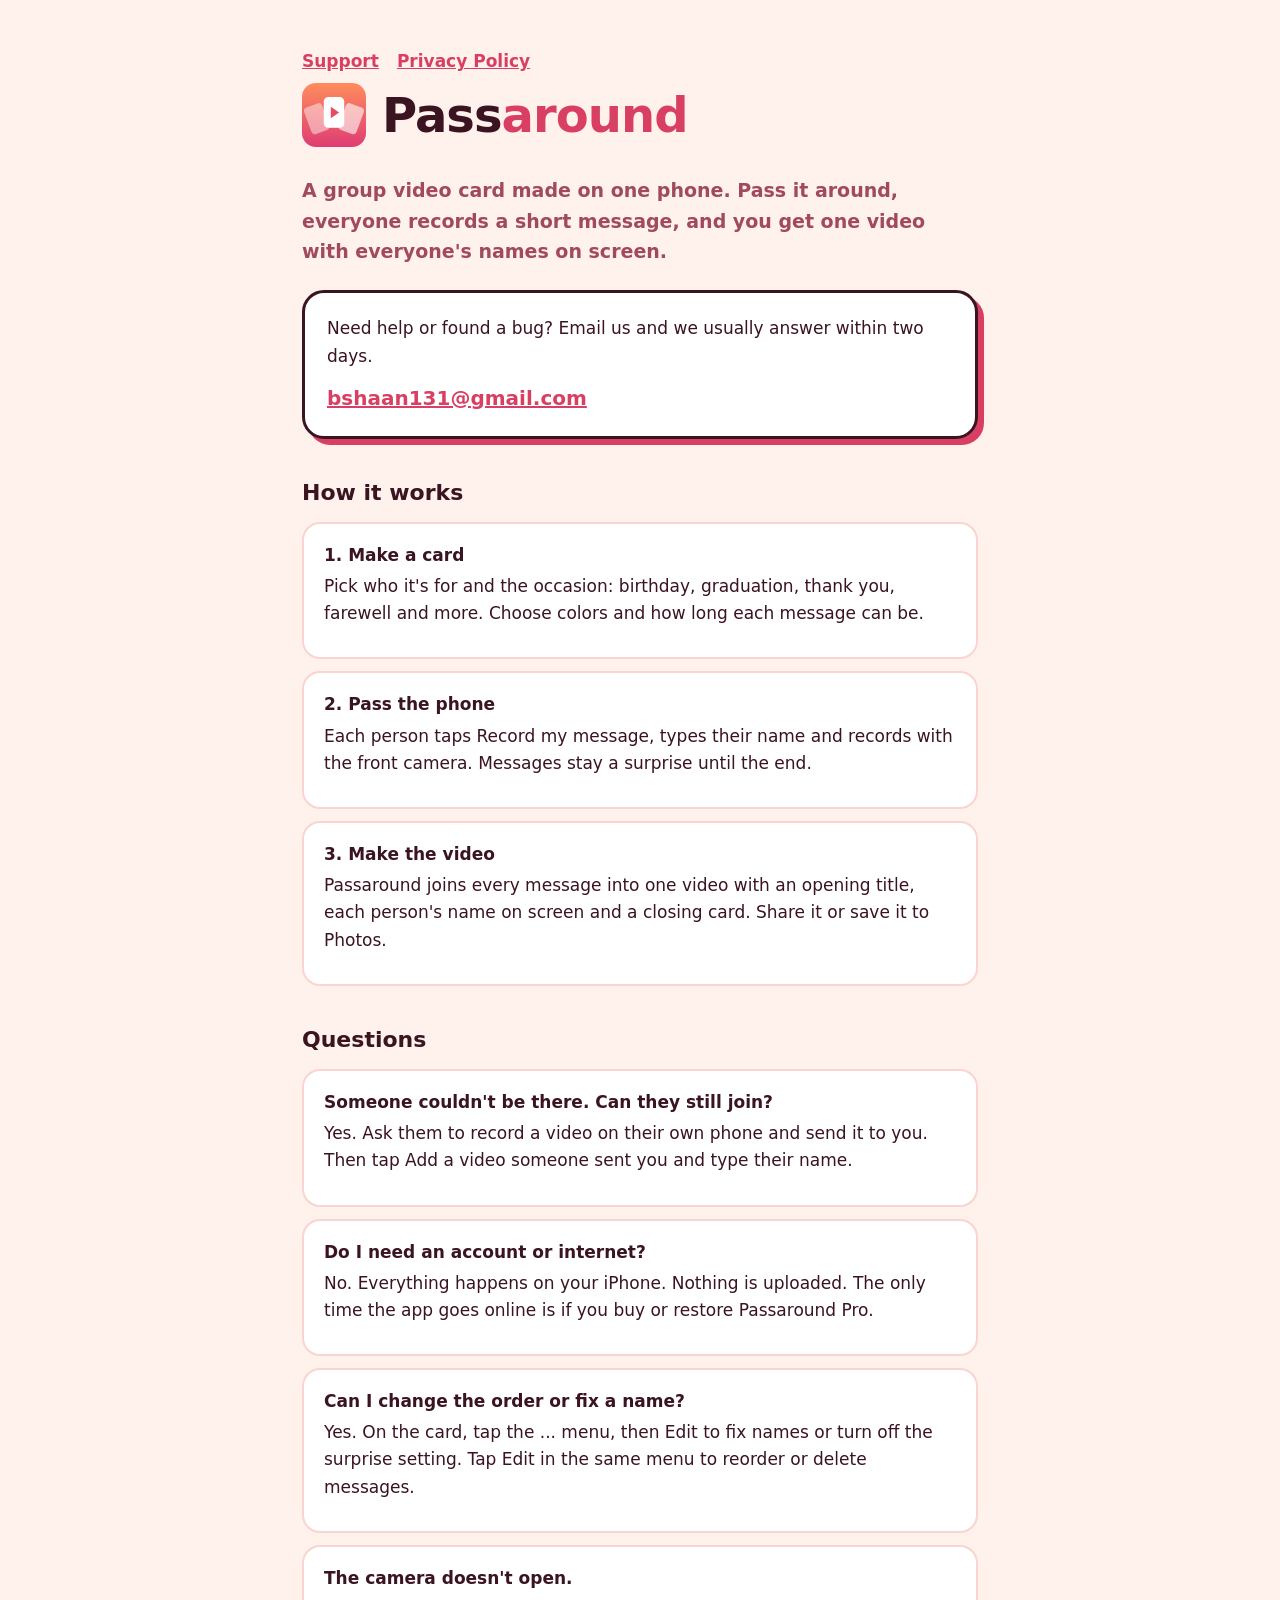
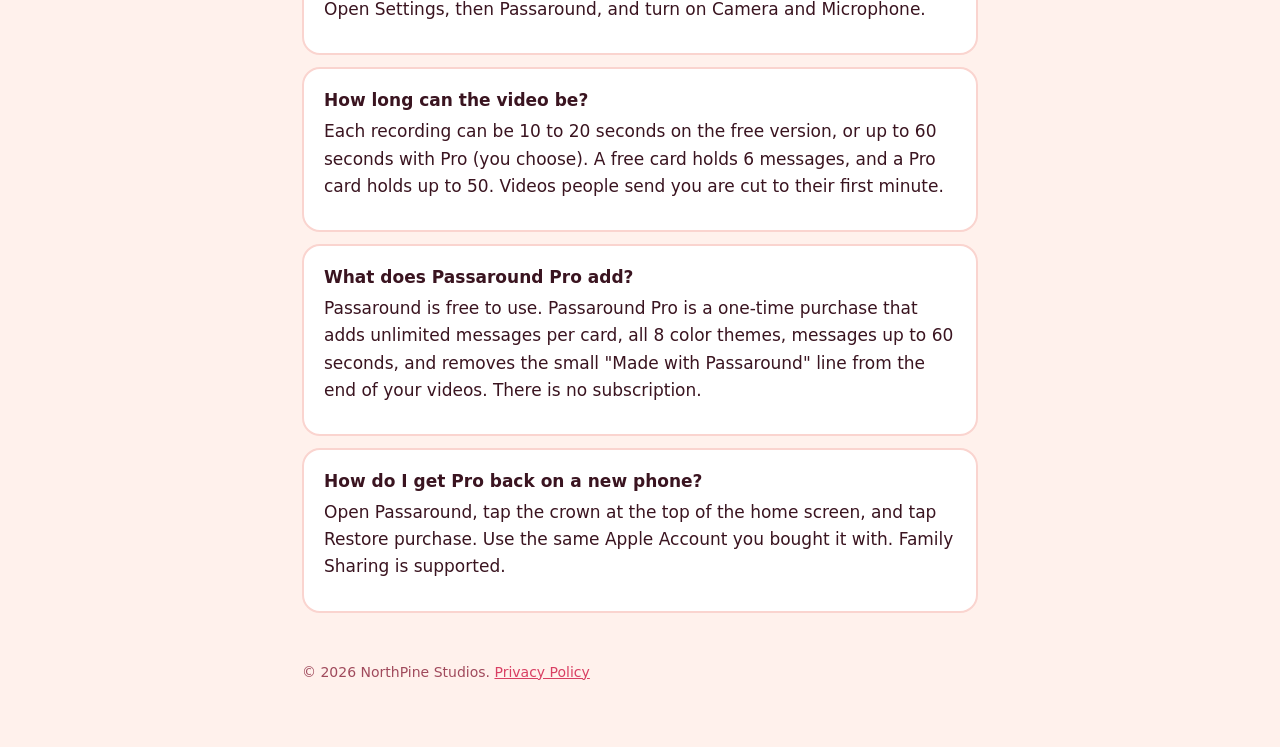
<file: index.html>
<!doctype html>
<html lang="en"><head><meta charset="utf-8"><meta name="viewport" content="width=device-width, initial-scale=1"><link rel="stylesheet" href="style.css"><title>Passaround Support</title><meta name="description" content="Help and support for Passaround, the group video card app."></head>
<body><div class="wrap">
<nav><a href="index.html">Support</a><a href="privacy.html">Privacy Policy</a></nav>
<header><svg viewBox="0 0 100 100" aria-hidden="true"><defs><linearGradient id="g" x1="0" y1="0" x2="0" y2="1"><stop offset="0" stop-color="#FF8C5C"/><stop offset="1" stop-color="#DE3D73"/></linearGradient></defs><rect width="100" height="100" rx="22" fill="url(#g)"/><rect x="18" y="26" width="30" height="44" rx="6" fill="#fff" opacity=".45" transform="rotate(-20 50 80)"/><rect x="52" y="26" width="30" height="44" rx="6" fill="#fff" opacity=".6" transform="rotate(20 50 80)"/><rect x="34" y="22" width="32" height="48" rx="7" fill="#fff"/><path d="M45 37 L45 55 L58 46 Z" fill="#E84C62"/></svg><h1>Pass<span>around</span></h1></header>
<p class="lede">A group video card made on one phone. Pass it around, everyone records a short message, and you get one video with everyone's names on screen.</p>
<div class="contact"><p>Need help or found a bug? Email us and we usually answer within two days.</p><a href="mailto:bshaan131@gmail.com">bshaan131@gmail.com</a></div>
<h2>How it works</h2>
<div class="card"><h3>1. Make a card</h3><p>Pick who it's for and the occasion: birthday, graduation, thank you, farewell and more. Choose colors and how long each message can be.</p></div>
<div class="card"><h3>2. Pass the phone</h3><p>Each person taps Record my message, types their name and records with the front camera. Messages stay a surprise until the end.</p></div>
<div class="card"><h3>3. Make the video</h3><p>Passaround joins every message into one video with an opening title, each person's name on screen and a closing card. Share it or save it to Photos.</p></div>
<h2>Questions</h2>
<div class="card"><h3>Someone couldn't be there. Can they still join?</h3><p>Yes. Ask them to record a video on their own phone and send it to you. Then tap Add a video someone sent you and type their name.</p></div>
<div class="card"><h3>Do I need an account or internet?</h3><p>No. Everything happens on your iPhone. Nothing is uploaded. The only time the app goes online is if you buy or restore Passaround Pro.</p></div>
<div class="card"><h3>Can I change the order or fix a name?</h3><p>Yes. On the card, tap the ... menu, then Edit to fix names or turn off the surprise setting. Tap Edit in the same menu to reorder or delete messages.</p></div>
<div class="card"><h3>The camera doesn't open.</h3><p>Open Settings, then Passaround, and turn on Camera and Microphone.</p></div>
<div class="card"><h3>How long can the video be?</h3><p>Each recording can be 10 to 20 seconds on the free version, or up to 60 seconds with Pro (you choose). A free card holds 6 messages, and a Pro card holds up to 50. Videos people send you are cut to their first minute.</p></div>
<div class="card"><h3>What does Passaround Pro add?</h3><p>Passaround is free to use. Passaround Pro is a one-time purchase that adds unlimited messages per card, all 8 color themes, messages up to 60 seconds, and removes the small "Made with Passaround" line from the end of your videos. There is no subscription.</p></div>
<div class="card"><h3>How do I get Pro back on a new phone?</h3><p>Open Passaround, tap the crown at the top of the home screen, and tap Restore purchase. Use the same Apple Account you bought it with. Family Sharing is supported.</p></div>
<footer>&copy; 2026 NorthPine Studios. <a href="privacy.html">Privacy Policy</a></footer>
</div></body></html>
</file>
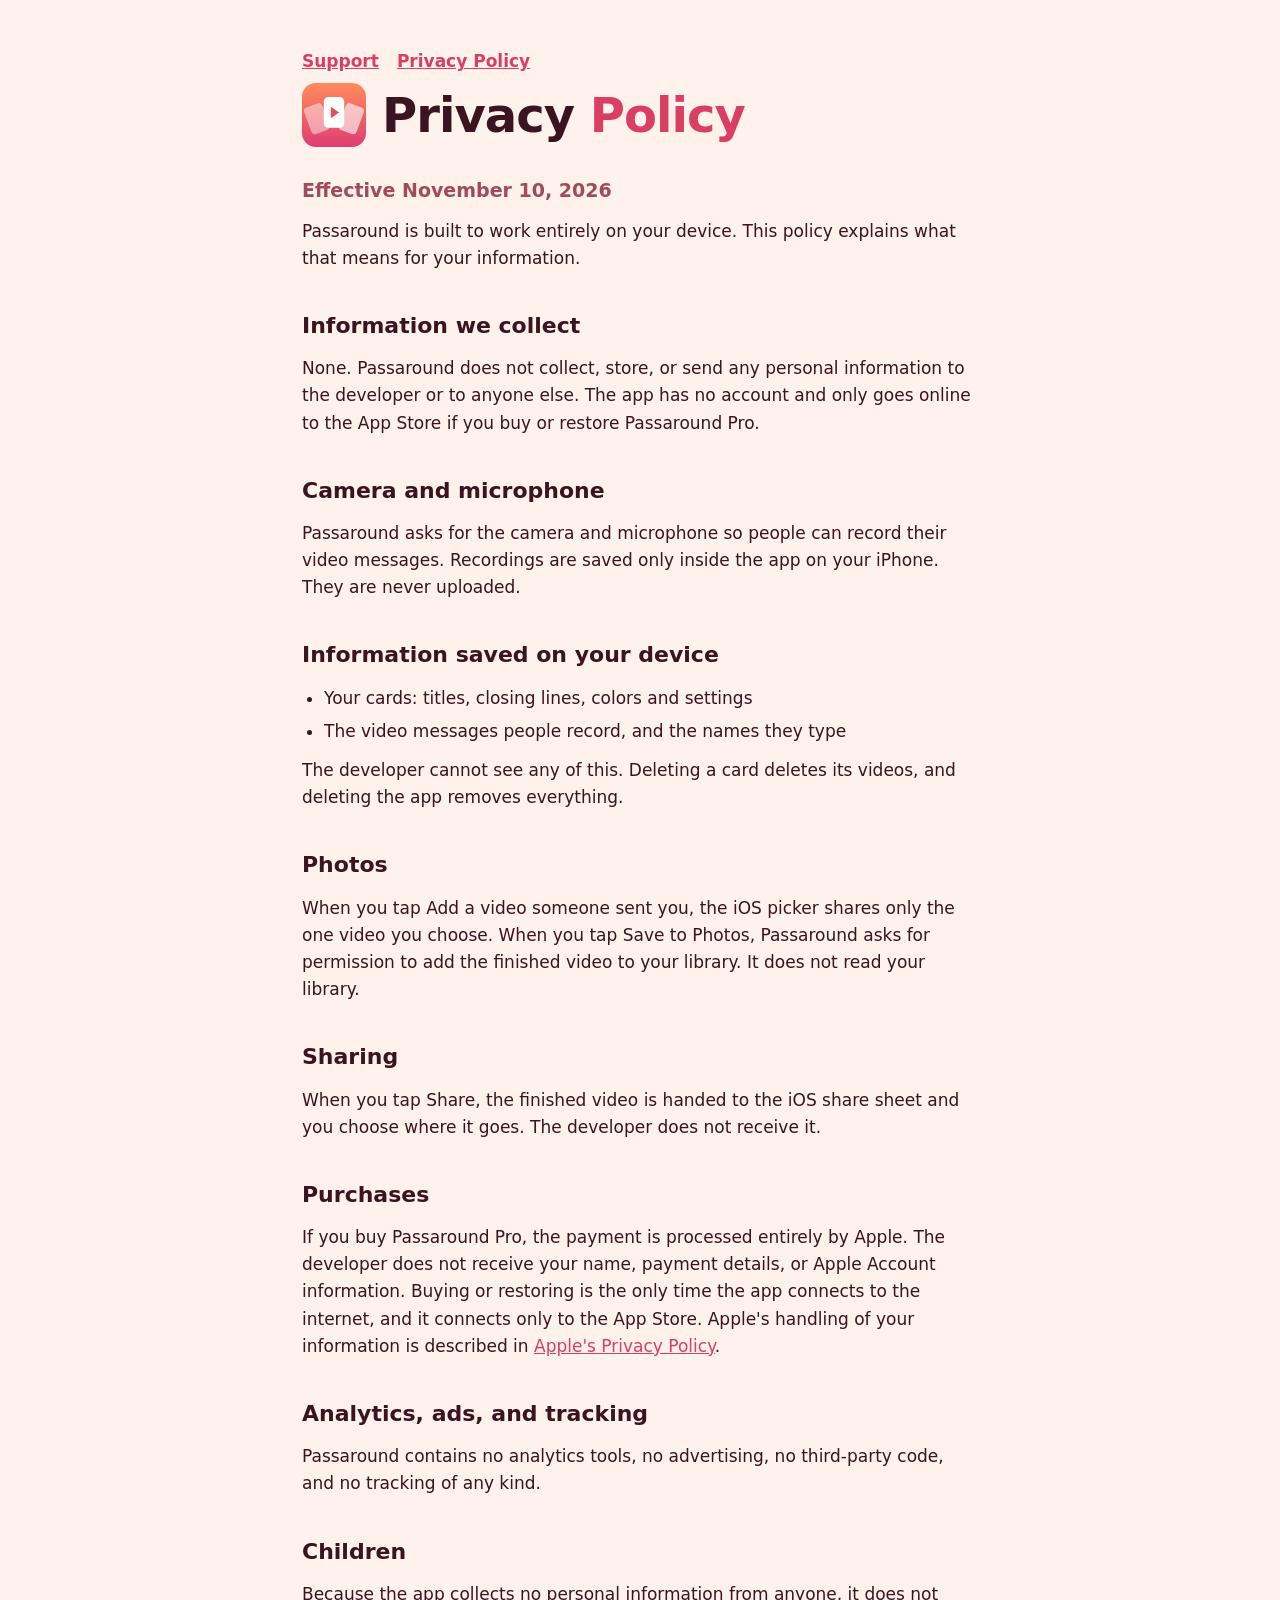
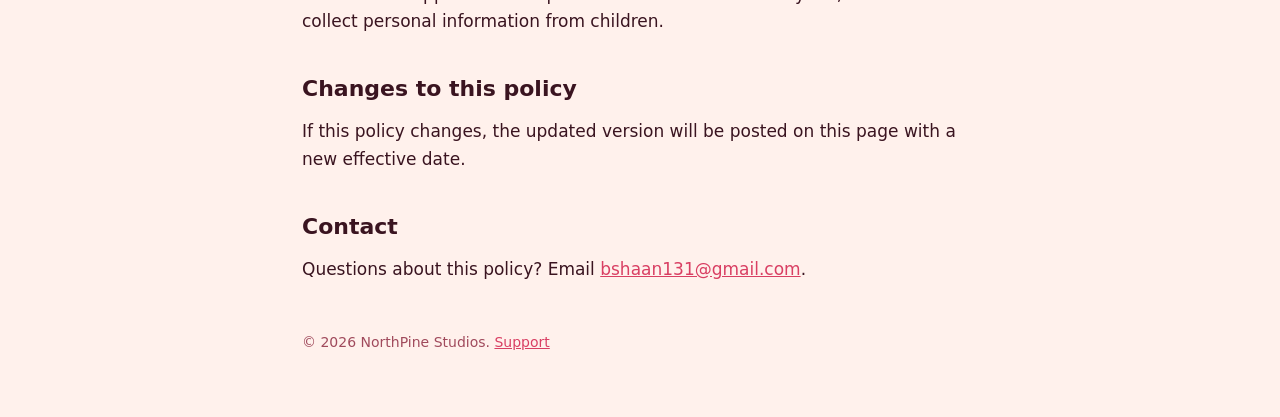
<file: privacy.html>
<!doctype html>
<html lang="en"><head><meta charset="utf-8"><meta name="viewport" content="width=device-width, initial-scale=1"><link rel="stylesheet" href="style.css"><title>Passaround Privacy Policy</title><meta name="description" content="Privacy policy for Passaround."></head>
<body><div class="wrap">
<nav><a href="index.html">Support</a><a href="privacy.html">Privacy Policy</a></nav>
<header><svg viewBox="0 0 100 100" aria-hidden="true"><defs><linearGradient id="g" x1="0" y1="0" x2="0" y2="1"><stop offset="0" stop-color="#FF8C5C"/><stop offset="1" stop-color="#DE3D73"/></linearGradient></defs><rect width="100" height="100" rx="22" fill="url(#g)"/><rect x="18" y="26" width="30" height="44" rx="6" fill="#fff" opacity=".45" transform="rotate(-20 50 80)"/><rect x="52" y="26" width="30" height="44" rx="6" fill="#fff" opacity=".6" transform="rotate(20 50 80)"/><rect x="34" y="22" width="32" height="48" rx="7" fill="#fff"/><path d="M45 37 L45 55 L58 46 Z" fill="#E84C62"/></svg><h1>Privacy <span>Policy</span></h1></header>
<p class="lede">Effective November 10, 2026</p>
<p>Passaround is built to work entirely on your device. This policy explains what that means for your information.</p>
<h2>Information we collect</h2>
<p>None. Passaround does not collect, store, or send any personal information to the developer or to anyone else. The app has no account and only goes online to the App Store if you buy or restore Passaround Pro.</p>
<h2>Camera and microphone</h2>
<p>Passaround asks for the camera and microphone so people can record their video messages. Recordings are saved only inside the app on your iPhone. They are never uploaded.</p>
<h2>Information saved on your device</h2>
<ul>
<li>Your cards: titles, closing lines, colors and settings</li>
<li>The video messages people record, and the names they type</li>
</ul>
<p>The developer cannot see any of this. Deleting a card deletes its videos, and deleting the app removes everything.</p>
<h2>Photos</h2>
<p>When you tap Add a video someone sent you, the iOS picker shares only the one video you choose. When you tap Save to Photos, Passaround asks for permission to add the finished video to your library. It does not read your library.</p>
<h2>Sharing</h2>
<p>When you tap Share, the finished video is handed to the iOS share sheet and you choose where it goes. The developer does not receive it.</p>
<h2>Purchases</h2>
<p>If you buy Passaround Pro, the payment is processed entirely by Apple. The developer does not receive your name, payment details, or Apple Account information. Buying or restoring is the only time the app connects to the internet, and it connects only to the App Store. Apple's handling of your information is described in <a href="https://www.apple.com/legal/privacy/">Apple's Privacy Policy</a>.</p>
<h2>Analytics, ads, and tracking</h2>
<p>Passaround contains no analytics tools, no advertising, no third-party code, and no tracking of any kind.</p>
<h2>Children</h2>
<p>Because the app collects no personal information from anyone, it does not collect personal information from children.</p>
<h2>Changes to this policy</h2>
<p>If this policy changes, the updated version will be posted on this page with a new effective date.</p>
<h2>Contact</h2>
<p>Questions about this policy? Email <a href="mailto:bshaan131@gmail.com">bshaan131@gmail.com</a>.</p>
<footer>&copy; 2026 NorthPine Studios. <a href="index.html">Support</a></footer>
</div></body></html>
</file>
<file: style.css>
:root{--bg:#FFF1EC;--surface:#fff;--ink:#3A1420;--muted:#A04A5C;--line:#FAD4CF;--accent:#D93F63}
@media (prefers-color-scheme:dark){:root{--bg:#24101A;--surface:#3A1828;--ink:#FFF4F2;--muted:#F6B3BF;--line:#6A2C40;--accent:#FF8A8F}}
*{box-sizing:border-box}
body{margin:0;background:var(--bg);color:var(--ink);font-family:system-ui,-apple-system,"Segoe UI",Roboto,sans-serif;line-height:1.6;font-size:17px}
.wrap{max-width:720px;margin:0 auto;padding:48px 22px 64px}
header{display:flex;align-items:center;gap:16px;margin-bottom:28px}
header svg{width:64px;height:64px;flex:none}
h1{font-weight:800;font-size:clamp(34px,8vw,48px);line-height:1;margin:0;letter-spacing:-0.02em}
h1 span{color:var(--accent)}
h2{font-weight:800;font-size:22px;margin:36px 0 12px}
h3{font-size:17px;margin:0 0 4px}
p{margin:0 0 12px}
.lede{font-size:19px;font-weight:600;color:var(--muted)}
.card{background:var(--surface);border:2px solid var(--line);border-radius:18px;padding:18px 20px;margin-bottom:12px}
.contact{background:var(--surface);border:3px solid var(--ink);border-radius:22px;padding:22px;box-shadow:6px 6px 0 var(--accent);margin:24px 0}
.contact a{font-weight:800;font-size:20px;color:var(--accent);word-break:break-all}
a{color:var(--accent)}
nav{display:flex;gap:18px;font-weight:700;margin-bottom:8px}
footer{margin-top:48px;color:var(--muted);font-size:14px}
ul{padding-left:22px;margin:0 0 12px}
li{margin-bottom:6px}
</file>
